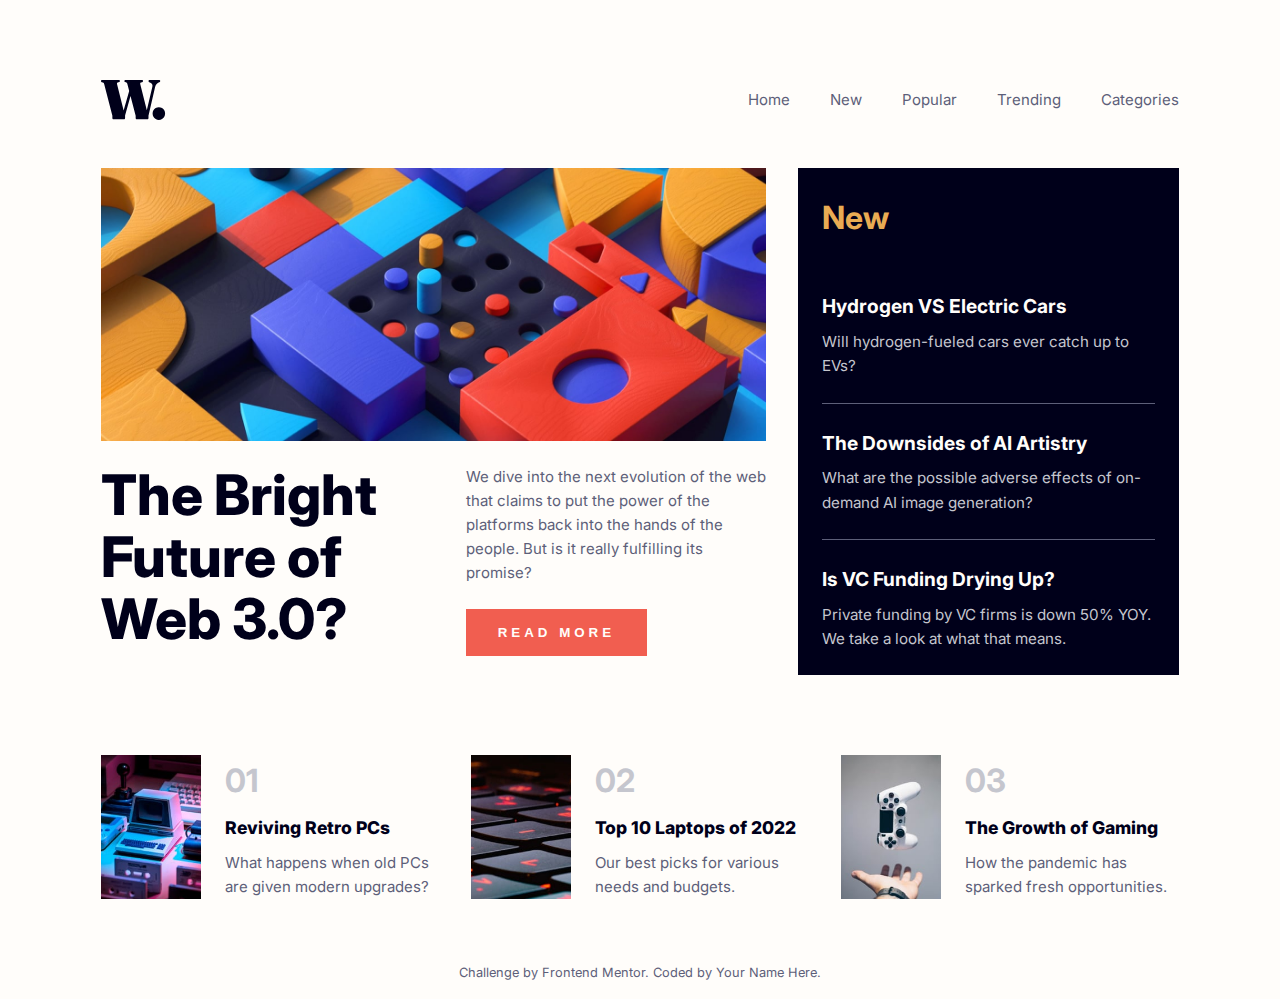
<file: Flexbox project/news-homepage-main/index.html>
<!DOCTYPE html>
<html lang="en">

<head>
  <meta charset="UTF-8">
  <meta name="viewport" content="width=device-width, initial-scale=1.0">
  <link rel="icon" type="image/png" sizes="32x32" href="./assets/images/favicon-32x32.png">
  <link rel="stylesheet" href="style.css">
  <link rel="preconnect" href="https://fonts.googleapis.com">
  <link rel="preconnect" href="https://fonts.gstatic.com" crossorigin>
  <link href="https://fonts.googleapis.com/css2?family=Inter:wght@400;700;800&display=swap" rel="stylesheet">

  <title>Frontend Mentor | News homepage</title>
</head>

<body>
  <div class="container">
    <header>
      <div class="logo">
        <img src="./assets/images/logo.svg" alt="Logo">
      </div>
      <nav class="desktop-nav">
        <ul>
          <li><a href="#">Home</a></li>
          <li><a href="#">New</a></li>
          <li><a href="#">Popular</a></li>
          <li><a href="#">Trending</a></li>
          <li><a href="#">Categories</a></li>
        </ul>
      </nav>
      <div class="mobile-menu-toggle">
        <img src="./assets/images/icon-menu.svg" alt="Open Menu" class="menu-icon">
        <img src="./assets/images/icon-menu-close.svg" alt="Close Menu" class="close-icon">
      </div>
    </header>

    <div class="mobile-nav">
      <ul>
        <li><a href="#">Home</a></li>
        <li><a href="#">New</a></li>
        <li><a href="#">Popular</a></li>
        <li><a href="#">Trending</a></li>
        <li><a href="#">Categories</a></li>
      </ul>
    </div>

    <main>
      <section class="featured">
        <div class="featured-image">
          <picture>
            <source media="(min-width: 768px)" srcset="./assets/images/image-web-3-desktop.jpg">
            <img src="./assets/images/image-web-3-mobile.jpg" alt="Web 3.0 illustration">
          </picture>
        </div>
        <div class="featured-content">
          <div class="featured-heading">
            <h1>The Bright Future of Web 3.0?</h1>
          </div>
          <div class="featured-text">
            <p>We dive into the next evolution of the web that claims to put the power of the platforms back into the
              hands of the people. But is it really fulfilling its promise?</p>
            <button class="read-more">READ MORE</button>
          </div>
        </div>
      </section>

      <section class="new">
        <h2>New</h2>
        <div class="new-item">
          <h3>Hydrogen VS Electric Cars</h3>
          <p>Will hydrogen-fueled cars ever catch up to EVs?</p>
        </div>
        <div class="new-item">
          <h3>The Downsides of AI Artistry</h3>
          <p>What are the possible adverse effects of on-demand AI image generation?</p>
        </div>
        <div class="new-item">
          <h3>Is VC Funding Drying Up?</h3>
          <p>Private funding by VC firms is down 50% YOY. We take a look at what that means.</p>
        </div>
      </section>

      <section class="articles">
        <article class="article-card">
          <img src="./assets/images/image-retro-pcs.jpg" alt="Retro PCs">
          <div class="article-content">
            <span class="article-number">01</span>
            <h3>Reviving Retro PCs</h3>
            <p>What happens when old PCs are given modern upgrades?</p>
          </div>
        </article>
        <article class="article-card">
          <img src="./assets/images/image-top-laptops.jpg" alt="Top Laptops">
          <div class="article-content">
            <span class="article-number">02</span>
            <h3>Top 10 Laptops of 2022</h3>
            <p>Our best picks for various needs and budgets.</p>
          </div>
        </article>
        <article class="article-card">
          <img src="./assets/images/image-gaming-growth.jpg" alt="Gaming Growth">
          <div class="article-content">
            <span class="article-number">03</span>
            <h3>The Growth of Gaming</h3>
            <p>How the pandemic has sparked fresh opportunities.</p>
          </div>
        </article>
      </section>
    </main>
  </div>

  <div class="overlay"></div>

  <footer>
    <div class="attribution">
      Challenge by <a href="https://www.frontendmentor.io?ref=challenge" target="_blank">Frontend Mentor</a>.
      Coded by <a href="#">Your Name Here</a>.
    </div>
  </footer>

  <script>
    const menuToggle = document.querySelector('.mobile-menu-toggle');
    const mobileNav = document.querySelector('.mobile-nav');
    const overlay = document.querySelector('.overlay');
    const menuIcon = document.querySelector('.menu-icon');
    const closeIcon = document.querySelector('.close-icon');

    menuToggle.addEventListener('click', () => {
      mobileNav.classList.toggle('active');
      overlay.classList.toggle('active');
      menuIcon.classList.toggle('hidden');
      closeIcon.classList.toggle('hidden');
      document.body.classList.toggle('no-scroll');
    });
  </script>
</body>

</html>
</file>
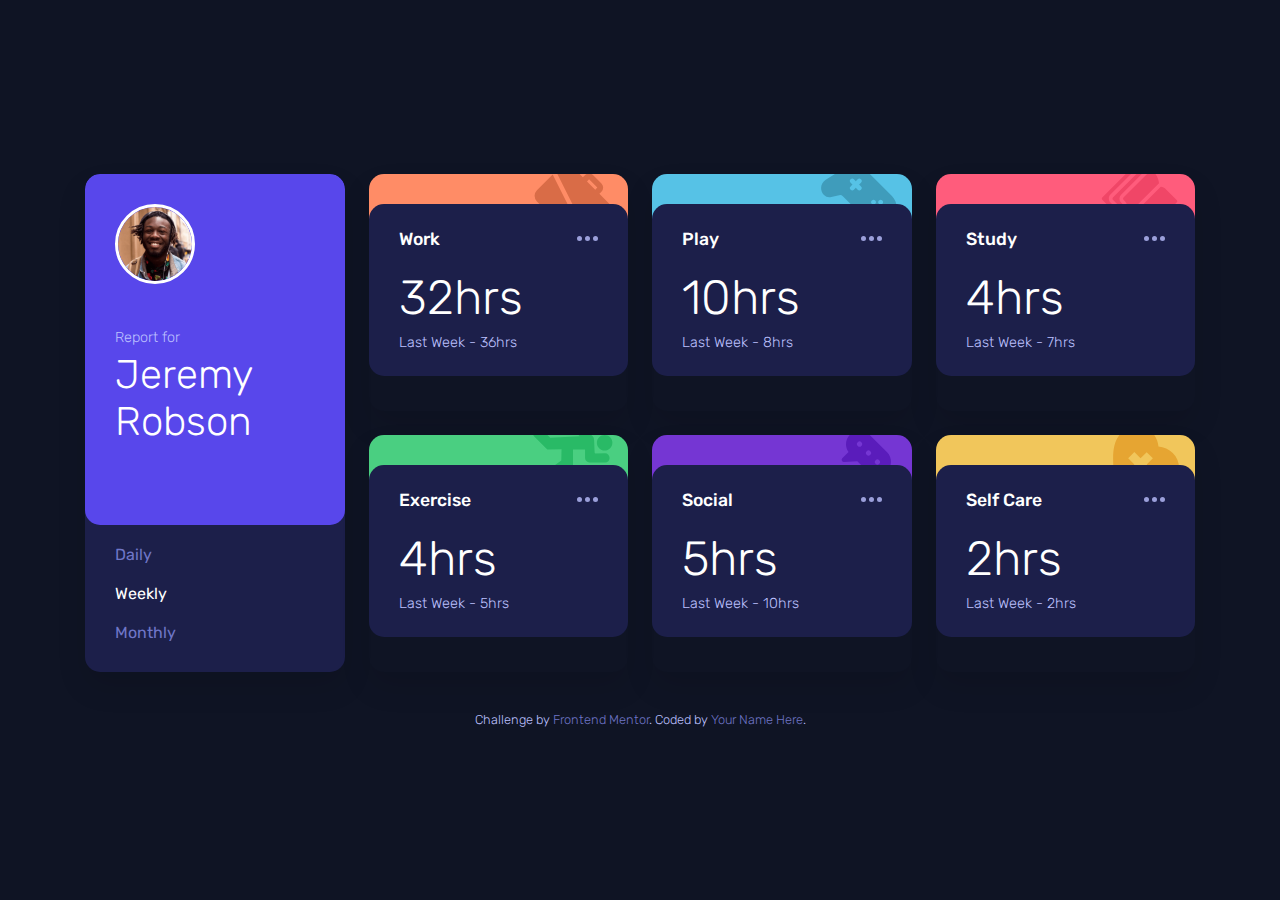
<file: Grid project/time-tracking-dashboard-main/index.html>
<!DOCTYPE html>
<html lang="en">

<head>
  <meta charset="UTF-8">
  <meta name="viewport" content="width=device-width, initial-scale=1.0">

  <link rel="icon" type="image/png" sizes="32x32" href="./images/favicon-32x32.png">
  <link rel="stylesheet" href="style.css">
  <link rel="preconnect" href="https://fonts.googleapis.com">
  <link rel="preconnect" href="https://fonts.gstatic.com" crossorigin>
  <link href="https://fonts.googleapis.com/css2?family=Rubik:wght@300;400;500&display=swap" rel="stylesheet">

  <title>Frontend Mentor | Time tracking dashboard</title>
</head>

<body>
  <main class="dashboard">
    <!-- Profile Card -->
    <div class="profile-card">
      <div class="profile-header">
        <img src="./images/image-jeremy.png" alt="Jeremy Robson" class="profile-img">
        <div class="profile-info">
          <p class="profile-report">Report for</p>
          <h1 class="profile-name">Jeremy Robson</h1>
        </div>
      </div>
      <div class="timeframe-selector">
        <button class="timeframe-btn" data-timeframe="daily">Daily</button>
        <button class="timeframe-btn active" data-timeframe="weekly">Weekly</button>
        <button class="timeframe-btn" data-timeframe="monthly">Monthly</button>
      </div>
    </div>

    <!-- Work Card -->
    <div class="activity-card work">
      <div class="activity-bg">
        <img src="./images/icon-work.svg" alt="" class="activity-icon">
      </div>
      <div class="activity-content">
        <div class="activity-header">
          <h2>Work</h2>
          <button class="activity-menu" aria-label="Menu">
            <img src="./images/icon-ellipsis.svg" alt="">
          </button>
        </div>
        <div class="activity-time">
          <p class="current-time">32hrs</p>
          <p class="previous-time">Last Week - 36hrs</p>
        </div>
      </div>
    </div>

    <!-- Play Card -->
    <div class="activity-card play">
      <div class="activity-bg">
        <img src="./images/icon-play.svg" alt="" class="activity-icon">
      </div>
      <div class="activity-content">
        <div class="activity-header">
          <h2>Play</h2>
          <button class="activity-menu" aria-label="Menu">
            <img src="./images/icon-ellipsis.svg" alt="">
          </button>
        </div>
        <div class="activity-time">
          <p class="current-time">10hrs</p>
          <p class="previous-time">Last Week - 8hrs</p>
        </div>
      </div>
    </div>

    <!-- Study Card -->
    <div class="activity-card study">
      <div class="activity-bg">
        <img src="./images/icon-study.svg" alt="" class="activity-icon">
      </div>
      <div class="activity-content">
        <div class="activity-header">
          <h2>Study</h2>
          <button class="activity-menu" aria-label="Menu">
            <img src="./images/icon-ellipsis.svg" alt="">
          </button>
        </div>
        <div class="activity-time">
          <p class="current-time">4hrs</p>
          <p class="previous-time">Last Week - 7hrs</p>
        </div>
      </div>
    </div>

    <!-- Exercise Card -->
    <div class="activity-card exercise">
      <div class="activity-bg">
        <img src="./images/icon-exercise.svg" alt="" class="activity-icon">
      </div>
      <div class="activity-content">
        <div class="activity-header">
          <h2>Exercise</h2>
          <button class="activity-menu" aria-label="Menu">
            <img src="./images/icon-ellipsis.svg" alt="">
          </button>
        </div>
        <div class="activity-time">
          <p class="current-time">4hrs</p>
          <p class="previous-time">Last Week - 5hrs</p>
        </div>
      </div>
    </div>

    <!-- Social Card -->
    <div class="activity-card social">
      <div class="activity-bg">
        <img src="./images/icon-social.svg" alt="" class="activity-icon">
      </div>
      <div class="activity-content">
        <div class="activity-header">
          <h2>Social</h2>
          <button class="activity-menu" aria-label="Menu">
            <img src="./images/icon-ellipsis.svg" alt="">
          </button>
        </div>
        <div class="activity-time">
          <p class="current-time">5hrs</p>
          <p class="previous-time">Last Week - 10hrs</p>
        </div>
      </div>
    </div>

    <!-- Self Care Card -->
    <div class="activity-card self-care">
      <div class="activity-bg">
        <img src="./images/icon-self-care.svg" alt="" class="activity-icon">
      </div>
      <div class="activity-content">
        <div class="activity-header">
          <h2>Self Care</h2>
          <button class="activity-menu" aria-label="Menu">
            <img src="./images/icon-ellipsis.svg" alt="">
          </button>
        </div>
        <div class="activity-time">
          <p class="current-time">2hrs</p>
          <p class="previous-time">Last Week - 2hrs</p>
        </div>
      </div>
    </div>
  </main>

  <footer class="attribution">
    Challenge by <a href="https://www.frontendmentor.io?ref=challenge" target="_blank">Frontend Mentor</a>.
    Coded by <a href="#">Your Name Here</a>.
  </footer>

  <script src="script.js"></script>
</body>

</html>
</file>
<file: Grid project/time-tracking-dashboard-main/style.css>
:root {
    /* Primary Colors */
    --blue: hsl(246, 80%, 60%);

    /* Activity Colors */
    --work: hsl(15, 100%, 70%);
    --play: hsl(195, 74%, 62%);
    --study: hsl(348, 100%, 68%);
    --exercise: hsl(145, 58%, 55%);
    --social: hsl(264, 64%, 52%);
    --self-care: hsl(43, 84%, 65%);

    /* Neutral Colors */
    --very-dark-blue: hsl(226, 43%, 10%);
    --dark-blue: hsl(235, 46%, 20%);
    --desaturated-blue: hsl(235, 45%, 61%);
    --pale-blue: hsl(236, 100%, 87%);
}

* {
    margin: 0;
    padding: 0;
    box-sizing: border-box;
}

body {
    font-family: 'Rubik', sans-serif;
    font-size: 18px;
    font-weight: 300;
    background-color: var(--very-dark-blue);
    color: white;
    min-height: 100vh;
    display: flex;
    flex-direction: column;
    align-items: center;
    justify-content: center;
    padding: 20px;
}

/* Dashboard Layout */
.dashboard {
    max-width: 1110px;
    margin: 0 auto;
    display: grid;
    grid-template-columns: repeat(4, 1fr);
    grid-gap: 24px;
}

/* Profile Card */
.profile-card {
    background-color: var(--dark-blue);
    border-radius: 15px;
    grid-row: span 2;
    overflow: hidden;
    box-shadow: 0 15px 30px rgba(0, 0, 0, 0.1);
}

.profile-header {
    background-color: var(--blue);
    padding: 30px;
    border-radius: 15px;
    position: relative;
    z-index: 1;
    padding-bottom: 80px;
}

.profile-img {
    width: 80px;
    height: 80px;
    border: 3px solid white;
    border-radius: 50%;
    margin-bottom: 40px;
}

.profile-report {
    color: var(--pale-blue);
    font-size: 0.9rem;
    margin-bottom: 5px;
}

.profile-name {
    font-weight: 300;
    font-size: 2.5rem;
}

.timeframe-selector {
    padding: 20px 30px 30px;
    display: flex;
    flex-direction: column;
    gap: 20px;
}

.timeframe-btn {
    background: none;
    border: none;
    color: var(--desaturated-blue);
    font-family: 'Rubik', sans-serif;
    font-size: 1rem;
    text-align: left;
    cursor: pointer;
    transition: color 0.2s ease;
}

.timeframe-btn:hover,
.timeframe-btn.active {
    color: white;
}

.timeframe-btn:focus {
    outline: none;
}

/* Activity Cards */
.activity-card {
    position: relative;
    border-radius: 15px;
    overflow: hidden;
    box-shadow: 0 15px 30px rgba(0, 0, 0, 0.1);
}

.activity-bg {
    height: 45px;
    overflow: hidden;
    position: relative;
    display: flex;
    justify-content: flex-end;
}

.activity-icon {
    position: absolute;
    top: -10px;
    right: 15px;
}

.activity-content {
    background-color: var(--dark-blue);
    padding: 25px 30px;
    border-radius: 15px;
    position: relative;
    top: -15px;
    z-index: 2;
    transition: background-color 0.2s ease;
    cursor: pointer;
}

.activity-content:hover {
    background-color: hsl(235, 46%, 30%);
}

.activity-header {
    display: flex;
    justify-content: space-between;
    align-items: center;
    margin-bottom: 20px;
}

.activity-header h2 {
    font-size: 1.1rem;
    font-weight: 500;
}

.activity-menu {
    background: none;
    border: none;
    cursor: pointer;
    display: flex;
    align-items: center;
    justify-content: center;
    opacity: 0.8;
    transition: opacity 0.2s ease;
}

.activity-menu:hover {
    opacity: 1;
}

.activity-time {
    display: flex;
    flex-direction: column;
    gap: 8px;
}

.current-time {
    font-size: 3rem;
    font-weight: 300;
}

.previous-time {
    color: var(--pale-blue);
    font-size: 0.9rem;
}

/* Color variants for activity cards */
.work .activity-bg {
    background-color: var(--work);
}

.play .activity-bg {
    background-color: var(--play);
}

.study .activity-bg {
    background-color: var(--study);
}

.exercise .activity-bg {
    background-color: var(--exercise);
}

.social .activity-bg {
    background-color: var(--social);
}

.self-care .activity-bg {
    background-color: var(--self-care);
}

/* Footer */
.attribution {
    margin-top: 40px;
    text-align: center;
    font-size: 0.8rem;
    color: var(--pale-blue);
}

.attribution a {
    color: var(--desaturated-blue);
    text-decoration: none;
    transition: color 0.2s ease;
}

.attribution a:hover {
    color: white;
}

/* Responsive layout */
@media (max-width: 1100px) {
    .dashboard {
        grid-template-columns: repeat(3, 1fr);
        max-width: 850px;
    }
}

@media (max-width: 768px) {
    .dashboard {
        grid-template-columns: repeat(2, 1fr);
        max-width: 550px;
    }

    .profile-card {
        grid-column: span 2;
        grid-row: span 1;
    }

    .profile-header {
        display: flex;
        align-items: center;
        padding: 30px;
    }

    .profile-img {
        margin-bottom: 0;
        margin-right: 20px;
        width: 70px;
        height: 70px;
    }

    .timeframe-selector {
        flex-direction: row;
        justify-content: space-between;
    }
}

@media (max-width: 550px) {
    .dashboard {
        grid-template-columns: 1fr;
        max-width: 350px;
    }

    .profile-card {
        grid-column: span 1;
    }

    .current-time {
        font-size: 2rem;
    }

    .activity-header {
        margin-bottom: 10px;
    }

    .activity-time {
        flex-direction: row;
        justify-content: space-between;
        align-items: center;
    }
}
</file>
<file: Flexbox project/news-homepage-main/style.css>
/* Reset and base styles */
* {
    margin: 0;
    padding: 0;
    box-sizing: border-box;
}

body {
    font-family: 'Inter', sans-serif;
    font-size: 15px;
    color: hsl(236, 13%, 42%);
    background-color: hsl(36, 100%, 99%);
    line-height: 1.6;
    padding: 0 1rem;
    max-width: 100%;
    overflow-x: hidden;
}

.container {
    max-width: 1110px;
    margin: 0 auto;
    padding: 2rem 1rem;
}

img {
    max-width: 100%;
    display: block;
}

a {
    text-decoration: none;
    color: hsl(236, 13%, 42%);
    transition: color 0.2s ease;
}

a:hover {
    color: hsl(5, 85%, 63%);
}

ul {
    list-style: none;
}

/* Header styles */
header {
    display: flex;
    justify-content: space-between;
    align-items: center;
    margin-bottom: 2rem;
    position: relative;
    z-index: 2;
}

.logo img {
    width: 65px;
    height: auto;
}

.desktop-nav {
    display: none;
}

.desktop-nav ul {
    display: flex;
    gap: 2.5rem;
}

.mobile-menu-toggle {
    cursor: pointer;
    z-index: 1000;
}

.close-icon {
    display: none;
}

.menu-icon.hidden,
.close-icon.hidden {
    display: none;
}

/* Mobile Navigation */
.mobile-nav {
    position: fixed;
    top: 0;
    right: -250px;
    width: 250px;
    height: 100%;
    background-color: hsl(36, 100%, 99%);
    padding: 8rem 1.5rem 2rem;
    z-index: 100;
    transition: right 0.3s ease;
}

.mobile-nav.active {
    right: 0;
}

.mobile-nav ul {
    display: flex;
    flex-direction: column;
    gap: 1.5rem;
}

.mobile-nav a {
    color: hsl(240, 100%, 5%);
    font-size: 1.1rem;
    font-weight: 500;
}

.overlay {
    position: fixed;
    top: 0;
    left: 0;
    width: 100%;
    height: 100%;
    background-color: rgba(0, 0, 0, 0.5);
    z-index: 50;
    opacity: 0;
    visibility: hidden;
    transition: opacity 0.3s ease, visibility 0.3s ease;
}

.overlay.active {
    opacity: 1;
    visibility: visible;
}

body.no-scroll {
    overflow: hidden;
}

/* Main content styles */
main {
    display: flex;
    flex-direction: column;
    gap: 4rem;
}

/* Featured section */
.featured {
    display: flex;
    flex-direction: column;
    gap: 1.5rem;
}

.featured-image img {
    width: 100%;
    height: auto;
}

.featured-content {
    display: flex;
    flex-direction: column;
    gap: 1rem;
}

.featured-heading h1 {
    font-size: 2.5rem;
    font-weight: 800;
    color: hsl(240, 100%, 5%);
    line-height: 1.1;
}

.featured-text p {
    margin-bottom: 1.5rem;
}

.read-more {
    background-color: hsl(5, 85%, 63%);
    color: hsl(36, 100%, 99%);
    text-transform: uppercase;
    font-weight: 700;
    letter-spacing: 4px;
    padding: 1rem 2rem;
    border: none;
    cursor: pointer;
    transition: background-color 0.2s ease;
    align-self: flex-start;
}

.read-more:hover {
    background-color: hsl(240, 100%, 5%);
}

/* New section */
.new {
    background-color: hsl(240, 100%, 5%);
    color: hsl(36, 100%, 99%);
    padding: 1.5rem;
}

.new h2 {
    color: hsl(35, 77%, 62%);
    font-size: 2rem;
    margin-bottom: 1.5rem;
}

.new-item {
    padding: 1.5rem 0;
    border-bottom: 1px solid hsl(236, 13%, 42%);
}

.new-item:last-child {
    border-bottom: none;
    padding-bottom: 0;
}

.new-item h3 {
    font-size: 1.2rem;
    margin-bottom: 0.5rem;
    font-weight: 700;
}

.new-item h3:hover {
    color: hsl(35, 77%, 62%);
    cursor: pointer;
}

.new-item p {
    color: hsl(233, 8%, 79%);
    font-size: 0.95rem;
}

/* Article cards */
.articles {
    display: flex;
    flex-direction: column;
    gap: 2rem;
}

.article-card {
    display: flex;
    gap: 1.5rem;
}

.article-card img {
    width: 100px;
    height: 100%;
    object-fit: cover;
}

.article-content {
    flex: 1;
    display: flex;
    flex-direction: column;
    justify-content: space-between;
}

.article-number {
    font-size: 2rem;
    font-weight: 700;
    color: hsl(233, 8%, 79%);
    margin-bottom: 0.5rem;
    display: block;
}

.article-content h3 {
    font-size: 1.1rem;
    color: hsl(240, 100%, 5%);
    margin-bottom: 0.5rem;
    font-weight: 800;
}

.article-content h3:hover {
    color: hsl(5, 85%, 63%);
    cursor: pointer;
}

/* Footer */
footer {
    margin-top: 3rem;
    text-align: center;
    padding: 1rem;
    font-size: 0.8rem;
}

/* Desktop styles */
@media (min-width: 768px) {
    .container {
        padding: 3rem 1rem 0;
    }

    .desktop-nav {
        display: block;
    }

    .mobile-menu-toggle {
        display: none;
    }

    header {
        margin-bottom: 3rem;
    }

    main {
        flex-direction: row;
        flex-wrap: wrap;
        gap: 2rem;
    }

    .featured {
        flex: 2;
    }

    .featured-content {
        flex-direction: row;
        gap: 2rem;
    }

    .featured-heading {
        flex: 1;
        padding-right: 2rem;
    }

    .featured-heading h1 {
        font-size: 3.5rem;
    }

    .featured-text {
        flex: 1;
        display: flex;
        flex-direction: column;
        justify-content: space-between;
    }

    .new {
        flex: 1;
    }

    .articles {
        flex-direction: row;
        gap: 2rem;
        width: 100%;
        margin-top: 3rem;
    }

    .article-card {
        flex: 1;
    }
}

@media (min-width: 1024px) {
    .container {
        padding: 5rem 1rem 0;
    }
}
</file>
